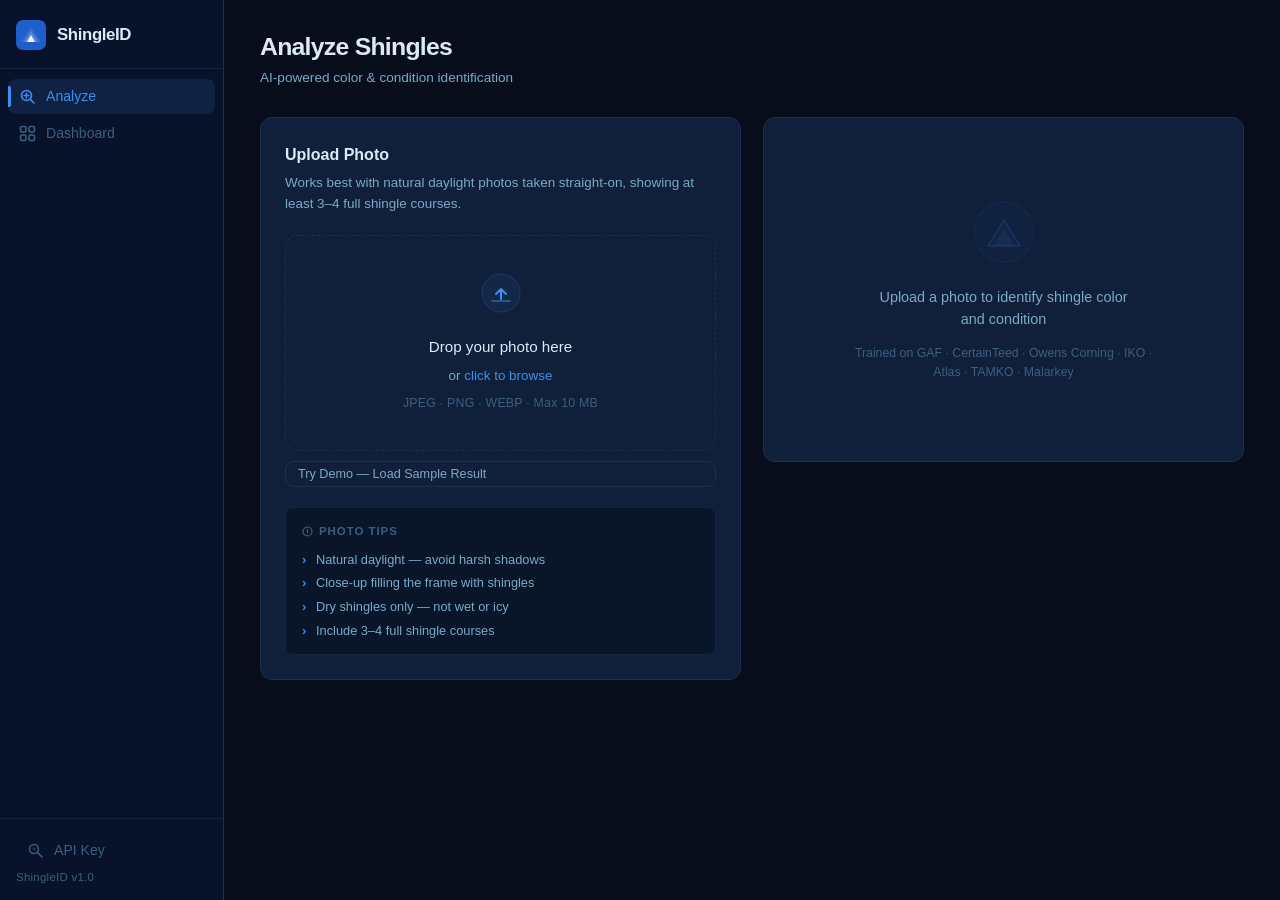
<file: index.html>
<!DOCTYPE html>
<html lang="en">
<head>
  <meta charset="UTF-8" />
  <meta name="viewport" content="width=device-width, initial-scale=1.0" />
  <title>ShingleID — Asphalt Shingle Identifier</title>
  <link rel="stylesheet" href="css/main.css" />
  <link rel="stylesheet" href="css/components.css" />
</head>
<body>

  <!-- ═══ SIDEBAR ═══ -->
  <aside class="sidebar" id="sidebar" aria-label="Main navigation">
    <div class="sidebar__brand">
      <svg width="30" height="30" viewBox="0 0 30 30" fill="none" aria-hidden="true">
        <rect width="30" height="30" rx="7" fill="url(#sg)"/>
        <path d="M5 22L15 7L25 22H5Z" fill="rgba(255,255,255,0.1)"/>
        <path d="M8 22L15 11L22 22H8Z" fill="rgba(255,255,255,0.18)"/>
        <path d="M11 22L15 15L19 22H11Z" fill="white" opacity="0.92"/>
        <defs>
          <linearGradient id="sg" x1="0" y1="0" x2="30" y2="30">
            <stop offset="0%" stop-color="#1e5fcc"/>
            <stop offset="100%" stop-color="#0c357a"/>
          </linearGradient>
        </defs>
      </svg>
      <span class="sidebar__brand-text">ShingleID</span>
    </div>

    <nav class="sidebar__nav" role="navigation" aria-label="Views">
      <button class="nav-item nav-item--active" data-view="analyze" type="button" title="Analyze">
        <svg class="nav-item__icon" width="17" height="17" viewBox="0 0 17 17" fill="none" aria-hidden="true">
          <circle cx="7.5" cy="7.5" r="5" stroke="currentColor" stroke-width="1.6"/>
          <path d="M11.5 11.5L15 15" stroke="currentColor" stroke-width="1.6" stroke-linecap="round"/>
          <path d="M7.5 5v5M5 7.5h5" stroke="currentColor" stroke-width="1.4" stroke-linecap="round"/>
        </svg>
        <span class="nav-item__label">Analyze</span>
      </button>
      <button class="nav-item" data-view="dashboard" type="button" title="Dashboard">
        <svg class="nav-item__icon" width="17" height="17" viewBox="0 0 17 17" fill="none" aria-hidden="true">
          <rect x="1.5" y="1.5" width="5.5" height="5.5" rx="1.5" stroke="currentColor" stroke-width="1.6"/>
          <rect x="10" y="1.5" width="5.5" height="5.5" rx="1.5" stroke="currentColor" stroke-width="1.6"/>
          <rect x="1.5" y="10" width="5.5" height="5.5" rx="1.5" stroke="currentColor" stroke-width="1.6"/>
          <rect x="10" y="10" width="5.5" height="5.5" rx="1.5" stroke="currentColor" stroke-width="1.6"/>
        </svg>
        <span class="nav-item__label">Dashboard</span>
      </button>
    </nav>

    <div class="sidebar__spacer"></div>

    <div class="sidebar__footer">
      <button class="nav-item" id="apiKeyBtn" type="button" title="API Key Settings"
              onclick="App.showApiKeyModal && App.showApiKeyModal()">
        <svg class="nav-item__icon" width="17" height="17" viewBox="0 0 17 17" fill="none" aria-hidden="true">
          <circle cx="7" cy="7" r="4.5" stroke="currentColor" stroke-width="1.5"/>
          <path d="M10.5 10.5L15 15" stroke="currentColor" stroke-width="1.5" stroke-linecap="round"/>
          <circle cx="7" cy="7" r="1.5" fill="currentColor" opacity="0.5"/>
        </svg>
        <span class="nav-item__label">API Key</span>
      </button>
      <div class="sidebar__version">ShingleID v1.0</div>
    </div>
  </aside>

  <!-- Mobile overlay -->
  <div class="sidebar-overlay hidden" id="sidebarOverlay" aria-hidden="true"></div>

  <!-- ═══ SHELL ═══ -->
  <div class="shell">

    <!-- Mobile topbar -->
    <header class="topbar" aria-label="Mobile header">
      <button class="topbar__menu" id="menuToggle" type="button" aria-label="Open menu">
        <svg width="19" height="19" viewBox="0 0 19 19" fill="none" aria-hidden="true">
          <path d="M2.5 4.5h14M2.5 9.5h14M2.5 14.5h14" stroke="currentColor" stroke-width="1.7" stroke-linecap="round"/>
        </svg>
      </button>
      <div class="topbar__brand">
        <svg width="20" height="20" viewBox="0 0 30 30" fill="none" aria-hidden="true">
          <rect width="30" height="30" rx="7" fill="#1e5fcc"/>
          <path d="M11 22L15 15L19 22H11Z" fill="white"/>
        </svg>
        ShingleID
      </div>
    </header>

    <!-- ─── MAIN SCROLL AREA ─── -->
    <main class="main" id="mainScroll">

      <!-- ══ ANALYZE VIEW ══ -->
      <div class="view" id="viewAnalyze">
        <div class="view__header">
          <div>
            <h1 class="view__title">Analyze Shingles</h1>
            <p class="view__subtitle">AI-powered color &amp; condition identification</p>
          </div>
        </div>

        <div class="app-layout">

          <!-- Upload Panel -->
          <section class="panel panel--upload" id="uploadPanel">
            <h2 class="panel__title">Upload Photo</h2>
            <p class="panel__desc">Works best with natural daylight photos taken straight-on, showing at least 3–4 full shingle courses.</p>

            <div class="upload-zone" id="uploadZone" tabindex="0" role="button"
                 aria-label="Upload shingle photo — click or drag and drop">
              <div class="upload-zone__icon" aria-hidden="true">
                <svg width="42" height="42" viewBox="0 0 42 42" fill="none">
                  <circle cx="21" cy="21" r="19" fill="rgba(61,142,240,0.07)" stroke="rgba(61,142,240,0.18)" stroke-width="1.2"/>
                  <path d="M21 27V17M21 17l-5 5M21 17l5 5" stroke="#3d8ef0" stroke-width="2"
                        stroke-linecap="round" stroke-linejoin="round"/>
                  <path d="M12 29h18" stroke="#3d8ef0" stroke-width="1.8" stroke-linecap="round" opacity="0.45"/>
                </svg>
              </div>
              <p class="upload-zone__label">Drop your photo here</p>
              <p class="upload-zone__sub">or <span class="upload-zone__link">click to browse</span></p>
              <p class="upload-zone__hint">JPEG · PNG · WEBP · Max 10 MB</p>
              <input type="file" id="fileInput" accept="image/jpeg,image/jpg,image/png,image/webp"
                     class="upload-zone__input" aria-hidden="true" tabindex="-1" />
            </div>

            <div class="demo-bar" id="demoBar">
              <button class="btn btn--ghost btn--sm" id="demoBtn" type="button"
                      style="width:100%;margin-top:10px;">
                Try Demo — Load Sample Result
              </button>
            </div>

            <div class="preview-area hidden" id="previewArea">
              <div class="preview-wrap">
                <img id="previewImg" class="preview-image" alt="Shingle photo preview" />
                <span class="preview-badge">Ready to analyze</span>
              </div>
              <div class="preview-actions">
                <button class="btn btn--ghost" id="changeBtn" type="button">Change Photo</button>
                <button class="btn btn--primary" id="analyzeBtn" type="button">
                  <svg width="14" height="14" viewBox="0 0 14 14" fill="none" aria-hidden="true">
                    <circle cx="6.5" cy="6.5" r="4.5" stroke="currentColor" stroke-width="1.5"/>
                    <path d="M10 10L13 13" stroke="currentColor" stroke-width="1.5" stroke-linecap="round"/>
                    <path d="M6.5 4.5v4M4.5 6.5h4" stroke="currentColor" stroke-width="1.3" stroke-linecap="round"/>
                  </svg>
                  Analyze Shingles
                </button>
              </div>
            </div>

            <div class="tips">
              <div class="tips__title">
                <svg width="11" height="11" viewBox="0 0 11 11" fill="none" aria-hidden="true">
                  <circle cx="5.5" cy="5.5" r="4.5" stroke="currentColor" stroke-width="1.2"/>
                  <path d="M5.5 3.5v3" stroke="currentColor" stroke-width="1.2" stroke-linecap="round"/>
                  <circle cx="5.5" cy="8" r="0.55" fill="currentColor"/>
                </svg>
                Photo Tips
              </div>
              <ul class="tips__list">
                <li>Natural daylight — avoid harsh shadows</li>
                <li>Close-up filling the frame with shingles</li>
                <li>Dry shingles only — not wet or icy</li>
                <li>Include 3–4 full shingle courses</li>
              </ul>
            </div>
          </section>

          <!-- Results Panel -->
          <section class="panel panel--results" id="resultsPanel">

            <!-- Placeholder -->
            <div class="results-placeholder" id="resultsPlaceholder">
              <div class="placeholder-graphic" aria-hidden="true">
                <svg width="68" height="68" viewBox="0 0 68 68" fill="none">
                  <circle cx="34" cy="34" r="30" fill="rgba(61,142,240,0.05)" stroke="rgba(61,142,240,0.12)" stroke-width="1.5"/>
                  <path d="M18 48L34 22L50 48H18Z" stroke="rgba(61,142,240,0.25)" stroke-width="1.5"
                        stroke-linejoin="round" fill="rgba(61,142,240,0.06)"/>
                  <path d="M24 48L34 30L44 48H24Z" fill="rgba(61,142,240,0.14)"/>
                </svg>
              </div>
              <p class="placeholder-text">Upload a photo to identify shingle color and condition</p>
              <p class="placeholder-hint">Trained on GAF · CertainTeed · Owens Corning · IKO · Atlas · TAMKO · Malarkey</p>
            </div>

            <!-- Loading -->
            <div class="loading-state hidden" id="loadingState">
              <div class="loading-ring" role="status" aria-label="Analyzing">
                <svg width="50" height="50" viewBox="0 0 50 50" fill="none">
                  <circle cx="25" cy="25" r="21" stroke="var(--border)" stroke-width="3"/>
                  <circle cx="25" cy="25" r="21" stroke="var(--accent)" stroke-width="3"
                          stroke-linecap="round" stroke-dasharray="132" stroke-dashoffset="99"
                          class="loading-ring__arc"/>
                </svg>
              </div>
              <p class="loading-text">Analyzing shingles…</p>
              <p class="loading-sub">Comparing against manufacturer color database</p>
            </div>

            <!-- Results Card -->
            <div class="results-card hidden" id="resultsCard">
              <div class="results-hero">
                <div class="color-swatch-large" id="colorSwatchLarge"></div>
                <div class="results-primary">
                  <div class="color-name-label">Identified Color</div>
                  <div class="color-name" id="colorName">—</div>
                  <div class="color-meta" id="colorMeta">—</div>
                </div>
              </div>

              <div class="results-grid">
                <div class="result-item">
                  <div class="result-item__label">Condition</div>
                  <div class="result-item__value">
                    <span class="condition-badge" id="conditionBadge">—</span>
                  </div>
                </div>
                <div class="result-item">
                  <div class="result-item__label">Confidence</div>
                  <div class="result-item__value">
                    <div class="confidence-bar-wrap">
                      <div class="confidence-bar" id="confidenceBar">
                        <div class="confidence-bar__fill" id="confidenceBarFill"></div>
                      </div>
                      <span class="confidence-pct" id="confidencePct">—</span>
                    </div>
                  </div>
                </div>
              </div>

              <div class="reasoning-section">
                <div class="reasoning-item">
                  <div class="reasoning-item__title">Color Analysis</div>
                  <div class="reasoning-item__text" id="colorReasoning">—</div>
                </div>
                <div class="reasoning-item">
                  <div class="reasoning-item__title">Condition Assessment</div>
                  <div class="reasoning-item__text" id="conditionReasoning">—</div>
                </div>
              </div>

              <div class="alternatives-section hidden" id="alternativesSection">
                <div class="alternatives-title">Alternative Matches</div>
                <div class="alternatives-list" id="alternativesList"></div>
              </div>

              <div class="review-warning hidden" id="reviewWarning">
                <svg width="14" height="14" viewBox="0 0 14 14" fill="none" aria-hidden="true">
                  <path d="M7 1.5L13 12H1L7 1.5Z" stroke="currentColor" stroke-width="1.4" stroke-linejoin="round"/>
                  <path d="M7 5.5v3" stroke="currentColor" stroke-width="1.4" stroke-linecap="round"/>
                  <circle cx="7" cy="10" r="0.6" fill="currentColor"/>
                </svg>
                Low confidence — consider a clearer photo or review alternatives above
              </div>

              <div class="results-actions">
                <button class="btn btn--ghost btn--full" id="tryAnotherBtn" type="button">
                  Analyze Another Photo
                </button>
              </div>
            </div>

            <!-- Error State -->
            <div class="error-state hidden" id="errorState">
              <div class="error-icon" aria-hidden="true">
                <svg width="44" height="44" viewBox="0 0 44 44" fill="none">
                  <circle cx="22" cy="22" r="19" fill="rgba(239,68,68,0.07)" stroke="rgba(239,68,68,0.25)" stroke-width="1.5"/>
                  <path d="M15 15L29 29M29 15L15 29" stroke="#ef4444" stroke-width="2" stroke-linecap="round"/>
                </svg>
              </div>
              <p class="error-title" id="errorTitle">Analysis failed</p>
              <p class="error-msg" id="errorMsg">Please try again.</p>
              <button class="btn btn--ghost" id="retryBtn" type="button">Try Again</button>
            </div>

          </section>
        </div><!-- /app-layout -->
      </div><!-- /viewAnalyze -->


      <!-- ══ DASHBOARD VIEW ══ -->
      <div class="view hidden" id="viewDashboard">
        <div class="view__header">
          <div>
            <h1 class="view__title">Dashboard</h1>
            <p class="view__subtitle">Analysis history and insights</p>
          </div>
          <button class="btn btn--ghost btn--sm" id="clearHistoryBtn" type="button">
            <svg width="12" height="12" viewBox="0 0 12 12" fill="none" aria-hidden="true">
              <path d="M1.5 3h9M4 3V2h4v1M3.5 3l.5 7h4l.5-7" stroke="currentColor" stroke-width="1.3" stroke-linecap="round" stroke-linejoin="round"/>
            </svg>
            Clear History
          </button>
        </div>

        <!-- Stats -->
        <div class="stats-grid">
          <div class="stat-card stat-card--blue">
            <div class="stat-card__icon">
              <svg width="17" height="17" viewBox="0 0 17 17" fill="none" aria-hidden="true">
                <circle cx="8.5" cy="8.5" r="6" stroke="currentColor" stroke-width="1.6"/>
                <path d="M8.5 5.5V8.5L10.5 10.5" stroke="currentColor" stroke-width="1.5" stroke-linecap="round"/>
              </svg>
            </div>
            <div class="stat-card__body">
              <div class="stat-card__value" id="statTotal">0</div>
              <div class="stat-card__label">Total Analyses</div>
            </div>
          </div>

          <div class="stat-card stat-card--green">
            <div class="stat-card__icon">
              <svg width="17" height="17" viewBox="0 0 17 17" fill="none" aria-hidden="true">
                <path d="M2 12L6 8L9 11L15 4.5" stroke="currentColor" stroke-width="1.6" stroke-linecap="round" stroke-linejoin="round"/>
              </svg>
            </div>
            <div class="stat-card__body">
              <div class="stat-card__value" id="statAvgConf">—</div>
              <div class="stat-card__label">Avg. Confidence</div>
            </div>
          </div>

          <div class="stat-card stat-card--purple">
            <div class="stat-card__icon">
              <svg width="17" height="17" viewBox="0 0 17 17" fill="none" aria-hidden="true">
                <rect x="2" y="4" width="13" height="11" rx="2" stroke="currentColor" stroke-width="1.6"/>
                <path d="M5 4V2M12 4V2M2 8h13" stroke="currentColor" stroke-width="1.5" stroke-linecap="round"/>
              </svg>
            </div>
            <div class="stat-card__body">
              <div class="stat-card__value" id="statToday">0</div>
              <div class="stat-card__label">Today</div>
            </div>
          </div>

          <div class="stat-card stat-card--amber">
            <div class="stat-card__icon">
              <svg width="17" height="17" viewBox="0 0 17 17" fill="none" aria-hidden="true">
                <path d="M8.5 1.5l1.7 3.4L14 5.7l-2.75 2.7.65 3.8L8.5 10.5l-3.4 1.7.65-3.8L2.5 5.7l3.8-.8 1.7-3.4Z" stroke="currentColor" stroke-width="1.35" stroke-linejoin="round"/>
              </svg>
            </div>
            <div class="stat-card__body">
              <div class="stat-card__value stat-card__value--sm" id="statTopMfr">—</div>
              <div class="stat-card__label">Top Manufacturer</div>
            </div>
          </div>
        </div>

        <!-- Dashboard grid: history + insights -->
        <div class="dashboard-grid">

          <!-- History panel -->
          <div class="dash-panel">
            <div class="dash-panel__header">
              <h2 class="dash-panel__title">Recent Analyses</h2>
              <span class="dash-panel__badge" id="historyCount">0</span>
            </div>
            <div id="historyList" class="history-list">
              <div class="history-empty">
                <svg width="38" height="38" viewBox="0 0 38 38" fill="none" aria-hidden="true">
                  <circle cx="19" cy="19" r="16" stroke="var(--border)" stroke-width="1.5"/>
                  <path d="M11 27L19 12L27 27H11Z" stroke="var(--border)" stroke-width="1.5" stroke-linejoin="round"/>
                </svg>
                <p>No analyses yet</p>
                <span>Upload a photo to get started</span>
              </div>
            </div>
          </div>

          <!-- Insights panel -->
          <div class="dash-panel dash-panel--insights">

            <div class="insight-block">
              <div class="insight-block__header">
                <span class="insight-block__title">Confidence Trend</span>
                <span class="insight-block__sub" id="trendLabel">last 20 scans</span>
              </div>
              <canvas id="confidenceChart" class="trend-chart" height="72" aria-label="Confidence trend chart"></canvas>
            </div>

            <div class="insight-block">
              <div class="insight-block__header">
                <span class="insight-block__title">Condition Breakdown</span>
              </div>
              <div id="conditionBreakdown" class="breakdown-list">
                <div class="breakdown-empty">No data yet</div>
              </div>
            </div>

            <div class="insight-block">
              <div class="insight-block__header">
                <span class="insight-block__title">Top Colors</span>
              </div>
              <div id="colorBreakdown" class="breakdown-list">
                <div class="breakdown-empty">No data yet</div>
              </div>
            </div>

          </div>
        </div>
      </div><!-- /viewDashboard -->

    </main>
  </div><!-- /shell -->

  <!-- API Key Setup Modal -->
  <div class="modal-backdrop hidden" id="apiKeyModal" role="dialog" aria-modal="true" aria-labelledby="modalTitle">
    <div class="modal">
      <div class="modal__header">
        <svg width="28" height="28" viewBox="0 0 28 28" fill="none" aria-hidden="true">
          <rect width="28" height="28" rx="7" fill="url(#mk)"/>
          <path d="M5 20L14 6L23 20H5Z" fill="rgba(255,255,255,0.1)"/>
          <path d="M9 20L14 11L19 20H9Z" fill="white" opacity="0.9"/>
          <defs>
            <linearGradient id="mk" x1="0" y1="0" x2="28" y2="28">
              <stop offset="0%" stop-color="#1e5fcc"/>
              <stop offset="100%" stop-color="#0c357a"/>
            </linearGradient>
          </defs>
        </svg>
        <h2 class="modal__title" id="modalTitle">API Key Required</h2>
      </div>
      <p class="modal__desc">Enter your Anthropic API key to enable AI-powered shingle analysis. Your key is stored only in your browser — never sent to any server.</p>
      <div class="modal__field">
        <label class="modal__label" for="apiKeyInput">Anthropic API Key</label>
        <input class="modal__input" id="apiKeyInput" type="password"
               placeholder="sk-ant-api03-…" autocomplete="off" spellcheck="false" />
        <p class="modal__hint">Get a key at <a href="https://console.anthropic.com/settings/keys" target="_blank" rel="noopener">console.anthropic.com</a></p>
      </div>
      <div class="modal__error hidden" id="apiKeyError">Please enter a valid API key.</div>
      <div class="modal__actions">
        <button class="btn btn--primary btn--full" id="saveApiKeyBtn" type="button">Save &amp; Continue</button>
      </div>
    </div>
  </div>

  <script src="js/config.js"></script>
  <script src="js/store.js"></script>
  <script src="js/upload.js"></script>
  <script src="js/api.js"></script>
  <script src="js/results.js"></script>
  <script src="js/dashboard.js"></script>
  <script src="js/app.js"></script>
</body>
</html>
</file>
<file: css/main.css>
/* ============================================================
   ShingleID — main.css
   Shell layout, design tokens, typography, buttons, utilities
   ============================================================ */

/* === Reset === */
*, *::before, *::after { box-sizing: border-box; margin: 0; padding: 0; }

/* === Design Tokens === */
:root {
  /* Backgrounds */
  --bg:          #070d1a;
  --bg-sidebar:  #08122a;
  --bg-surface:  #0c1b35;
  --bg-panel:    #101f3a;
  --bg-card:     #0d1b36;
  --bg-input:    #091528;

  /* Borders */
  --border:        #1b3052;
  --border-subtle: #102540;
  --border-hover:  #2a4e7c;

  /* Text */
  --text-primary:   #dceaf8;
  --text-secondary: #7aaac8;
  --text-muted:     #3c5f80;

  /* Accent */
  --accent:       #3d8ef0;
  --accent-light: #5ba6f8;
  --accent-dark:  #1a4d8c;
  --accent-glow:  rgba(61, 142, 240, 0.14);
  --accent-dim:   rgba(61, 142, 240, 0.08);

  /* Status */
  --green:  #22c55e;
  --purple: #7c5cfc;
  --amber:  #f59e0b;
  --danger: #ef4444;

  /* Card accent vars (overridden per card) */
  --card-accent: var(--accent);

  /* Dimensions */
  --sidebar-w:   224px;
  --topbar-h:    52px;

  /* Shape */
  --radius:    12px;
  --radius-sm: 8px;
  --radius-xs: 5px;

  /* Depth */
  --shadow-sm: 0 1px 4px rgba(0,0,0,.35);
  --shadow:    0 6px 28px rgba(0,0,0,.45);
  --shadow-lg: 0 12px 48px rgba(0,0,0,.55);

  /* Motion */
  --ease:       cubic-bezier(0.4, 0, 0.2, 1);
  --transition: 0.17s cubic-bezier(0.4, 0, 0.2, 1);
  --trans-slow: 0.32s cubic-bezier(0.4, 0, 0.2, 1);

  /* Typography */
  --font: -apple-system, BlinkMacSystemFont, 'Segoe UI', Roboto, 'Helvetica Neue', sans-serif;
}

/* === Base === */
html { font-size: 16px; scroll-behavior: smooth; -webkit-font-smoothing: antialiased; }

body {
  font-family: var(--font);
  background: var(--bg);
  color: var(--text-primary);
  line-height: 1.6;
  min-height: 100vh;
  display: flex;
  overflow: hidden; /* sidebar + shell scroll separately */
}

/* === Scrollbar === */
::-webkit-scrollbar { width: 5px; height: 5px; }
::-webkit-scrollbar-track { background: transparent; }
::-webkit-scrollbar-thumb { background: var(--border); border-radius: 10px; }
::-webkit-scrollbar-thumb:hover { background: var(--border-hover); }

/* ============================================================
   SIDEBAR
   ============================================================ */
.sidebar {
  width: var(--sidebar-w);
  min-width: var(--sidebar-w);
  height: 100vh;
  background: var(--bg-sidebar);
  border-right: 1px solid var(--border);
  display: flex;
  flex-direction: column;
  position: fixed;
  left: 0; top: 0; bottom: 0;
  z-index: 200;
  transition: transform var(--trans-slow);
}

/* Brand */
.sidebar__brand {
  display: flex;
  align-items: center;
  gap: 11px;
  padding: 20px 16px 18px;
  border-bottom: 1px solid var(--border-subtle);
  flex-shrink: 0;
}

.sidebar__brand-text {
  font-size: 1.05rem;
  font-weight: 700;
  letter-spacing: -0.022em;
  color: var(--text-primary);
}

/* Nav */
.sidebar__nav {
  display: flex;
  flex-direction: column;
  gap: 2px;
  padding: 10px 8px;
}

.nav-item {
  display: flex;
  align-items: center;
  gap: 10px;
  padding: 9px 11px;
  border-radius: var(--radius-sm);
  border: none;
  background: transparent;
  color: var(--text-muted);
  font-size: 0.88rem;
  font-weight: 500;
  cursor: pointer;
  transition: all var(--transition);
  width: 100%;
  text-align: left;
  font-family: var(--font);
  position: relative;
}

.nav-item:hover {
  background: var(--accent-dim);
  color: var(--text-secondary);
}

.nav-item--active {
  background: rgba(61, 142, 240, 0.13);
  color: var(--accent);
}

.nav-item--active::before {
  content: '';
  position: absolute;
  left: 0; top: 20%; bottom: 20%;
  width: 3px;
  background: var(--accent);
  border-radius: 0 2px 2px 0;
}

.nav-item__icon { flex-shrink: 0; }
.nav-item__label { line-height: 1; }

/* Footer */
.sidebar__spacer { flex: 1; }

.sidebar__footer {
  padding: 14px 16px;
  border-top: 1px solid var(--border-subtle);
}

.sidebar__version {
  font-size: 0.72rem;
  color: var(--text-muted);
  letter-spacing: 0.02em;
}

/* ============================================================
   MOBILE OVERLAY
   ============================================================ */
.sidebar-overlay {
  position: fixed;
  inset: 0;
  background: rgba(0, 8, 20, 0.72);
  z-index: 199;
  backdrop-filter: blur(3px);
  -webkit-backdrop-filter: blur(3px);
}

/* ============================================================
   SHELL
   ============================================================ */
.shell {
  flex: 1;
  margin-left: var(--sidebar-w);
  display: flex;
  flex-direction: column;
  min-height: 100vh;
  overflow: hidden;
}

/* ============================================================
   MOBILE TOPBAR
   ============================================================ */
.topbar {
  display: none; /* hidden on desktop */
  align-items: center;
  gap: 12px;
  height: var(--topbar-h);
  padding: 0 16px;
  background: var(--bg-sidebar);
  border-bottom: 1px solid var(--border);
  flex-shrink: 0;
  position: sticky;
  top: 0;
  z-index: 50;
}

.topbar__menu {
  background: transparent;
  border: none;
  color: var(--text-secondary);
  cursor: pointer;
  padding: 5px;
  display: flex;
  align-items: center;
  justify-content: center;
  border-radius: var(--radius-xs);
  transition: color var(--transition), background var(--transition);
}

.topbar__menu:hover { color: var(--text-primary); background: var(--accent-dim); }

.topbar__brand {
  display: flex;
  align-items: center;
  gap: 8px;
  font-size: 0.95rem;
  font-weight: 700;
  letter-spacing: -0.015em;
  color: var(--text-primary);
}

/* ============================================================
   MAIN SCROLL AREA
   ============================================================ */
.main {
  flex: 1;
  overflow-y: auto;
  overflow-x: hidden;
}

/* ============================================================
   VIEWS
   ============================================================ */
.view {
  padding: 32px 36px 56px;
  animation: viewIn var(--trans-slow) both;
}

@keyframes viewIn {
  from { opacity: 0; transform: translateY(8px); }
  to   { opacity: 1; transform: translateY(0);   }
}

.view__header {
  display: flex;
  align-items: flex-start;
  justify-content: space-between;
  gap: 16px;
  margin-bottom: 28px;
}

.view__title {
  font-size: 1.55rem;
  font-weight: 700;
  letter-spacing: -0.03em;
  color: var(--text-primary);
  line-height: 1.2;
  margin-bottom: 5px;
}

.view__subtitle {
  font-size: 0.85rem;
  color: var(--text-secondary);
}

/* ============================================================
   PANELS (shared)
   ============================================================ */
.panel {
  background: var(--bg-panel);
  border: 1px solid var(--border);
  border-radius: var(--radius);
  padding: 24px;
}

.panel__title {
  font-size: 1rem;
  font-weight: 600;
  color: var(--text-primary);
  margin-bottom: 6px;
}

.panel__desc {
  font-size: 0.84rem;
  color: var(--text-secondary);
  margin-bottom: 20px;
  line-height: 1.55;
}

/* ============================================================
   ANALYZE LAYOUT
   ============================================================ */
.app-layout {
  display: grid;
  grid-template-columns: 1fr 1fr;
  gap: 22px;
  align-items: start;
}

/* ============================================================
   BUTTONS
   ============================================================ */
.btn {
  display: inline-flex;
  align-items: center;
  gap: 7px;
  padding: 9px 18px;
  border-radius: var(--radius-sm);
  border: 1px solid transparent;
  font-size: 0.875rem;
  font-weight: 500;
  cursor: pointer;
  transition: all var(--transition);
  font-family: var(--font);
  text-decoration: none;
  line-height: 1;
  white-space: nowrap;
}

.btn--primary {
  background: var(--accent);
  color: #fff;
  border-color: var(--accent);
}

.btn--primary:hover {
  background: var(--accent-light);
  border-color: var(--accent-light);
  box-shadow: 0 0 20px rgba(61, 142, 240, 0.3);
}

.btn--primary:disabled { opacity: 0.42; cursor: not-allowed; }

.btn--ghost {
  background: transparent;
  color: var(--text-secondary);
  border-color: var(--border);
}

.btn--ghost:hover {
  border-color: var(--accent);
  color: var(--text-primary);
  background: var(--accent-dim);
}

.btn--sm  { padding: 6px 12px; font-size: 0.79rem; }
.btn--full { width: 100%; justify-content: center; }

/* ============================================================
   UTILITIES
   ============================================================ */
.hidden { display: none !important; }

/* ============================================================
   STATS GRID
   ============================================================ */
.stats-grid {
  display: grid;
  grid-template-columns: repeat(4, 1fr);
  gap: 16px;
  margin-bottom: 24px;
}

/* ============================================================
   DASHBOARD GRID
   ============================================================ */
.dashboard-grid {
  display: grid;
  grid-template-columns: 1fr 360px;
  gap: 20px;
  align-items: start;
}

/* ============================================================
   RESPONSIVE
   ============================================================ */
@media (max-width: 1100px) {
  .stats-grid { grid-template-columns: repeat(2, 1fr); }
  .dashboard-grid { grid-template-columns: 1fr; }
}

@media (max-width: 1024px) {
  .sidebar {
    transform: translateX(-100%);
    box-shadow: none;
  }
  .sidebar--open {
    transform: translateX(0);
    box-shadow: var(--shadow-lg);
  }
  .shell { margin-left: 0; }
  .topbar { display: flex; }
  .view { padding: 20px 16px 40px; }
}

@media (max-width: 768px) {
  .app-layout { grid-template-columns: 1fr; }
  .view__header { flex-direction: column; align-items: stretch; }
  .stats-grid { grid-template-columns: repeat(2, 1fr); }
}

@media (max-width: 420px) {
  .stats-grid { grid-template-columns: 1fr; }
}

/* ============================================================
   API KEY MODAL
   ============================================================ */
.modal-backdrop {
  position: fixed;
  inset: 0;
  background: rgba(4, 9, 22, 0.88);
  backdrop-filter: blur(4px);
  display: flex;
  align-items: center;
  justify-content: center;
  z-index: 1000;
  padding: 20px;
}

.modal {
  background: var(--bg-panel);
  border: 1px solid var(--border);
  border-radius: 14px;
  padding: 32px 28px;
  width: 100%;
  max-width: 420px;
  box-shadow: 0 24px 64px rgba(0,0,0,0.6);
}

.modal__header {
  display: flex;
  align-items: center;
  gap: 12px;
  margin-bottom: 14px;
}

.modal__title {
  font-size: 1.15rem;
  font-weight: 700;
  color: var(--text-primary);
}

.modal__desc {
  font-size: 0.83rem;
  color: var(--text-secondary);
  line-height: 1.55;
  margin-bottom: 22px;
}

.modal__field {
  margin-bottom: 16px;
}

.modal__label {
  display: block;
  font-size: 0.78rem;
  font-weight: 600;
  color: var(--text-secondary);
  text-transform: uppercase;
  letter-spacing: 0.06em;
  margin-bottom: 7px;
}

.modal__input {
  width: 100%;
  background: var(--bg-input);
  border: 1.5px solid var(--border);
  border-radius: 8px;
  padding: 10px 13px;
  color: var(--text-primary);
  font-size: 0.88rem;
  font-family: ui-monospace, 'Fira Code', monospace;
  outline: none;
  transition: border-color var(--transition);
}

.modal__input:focus {
  border-color: var(--accent);
}

.modal__hint {
  font-size: 0.75rem;
  color: var(--text-muted);
  margin-top: 6px;
}

.modal__hint a {
  color: var(--accent);
  text-decoration: none;
}

.modal__hint a:hover {
  text-decoration: underline;
}

.modal__error {
  font-size: 0.8rem;
  color: #ef4444;
  margin-bottom: 12px;
}

.modal__actions {
  margin-top: 6px;
}
</file>
<file: css/components.css>
/* ============================================================
   ShingleID — components.css
   Upload, results, stat cards, history, insights, charts
   ============================================================ */

/* ============================================================
   UPLOAD ZONE
   ============================================================ */
.upload-zone {
  border: 1.5px dashed var(--border);
  border-radius: var(--radius);
  padding: 36px 20px;
  text-align: center;
  cursor: pointer;
  transition: border-color var(--transition), background var(--transition);
  position: relative;
  outline: none;
  user-select: none;
}

.upload-zone:hover,
.upload-zone:focus,
.upload-zone.drag-over {
  border-color: var(--accent);
  background: var(--accent-dim);
}

.upload-zone.drag-over {
  border-style: solid;
  box-shadow: 0 0 0 3px var(--accent-glow);
}

.upload-zone__input {
  position: absolute;
  inset: 0;
  opacity: 0;
  cursor: pointer;
  width: 100%;
  height: 100%;
}

.upload-zone__icon { margin-bottom: 14px; }

.upload-zone__label {
  font-size: 0.95rem;
  font-weight: 500;
  color: var(--text-primary);
  margin-bottom: 5px;
}

.upload-zone__sub {
  font-size: 0.84rem;
  color: var(--text-secondary);
  margin-bottom: 8px;
}

.upload-zone__link {
  color: var(--accent);
  font-weight: 500;
}

.upload-zone__hint {
  font-size: 0.77rem;
  color: var(--text-muted);
  letter-spacing: 0.02em;
}

/* ============================================================
   PREVIEW AREA
   ============================================================ */
.preview-area {
  display: flex;
  flex-direction: column;
  gap: 14px;
}

.preview-wrap { position: relative; }

.preview-image {
  width: 100%;
  max-height: 260px;
  object-fit: cover;
  border-radius: var(--radius-sm);
  border: 1px solid var(--border);
  display: block;
}

.preview-badge {
  position: absolute;
  bottom: 10px;
  right: 10px;
  background: rgba(34, 197, 94, 0.18);
  border: 1px solid rgba(34, 197, 94, 0.4);
  color: #22c55e;
  font-size: 0.73rem;
  font-weight: 600;
  padding: 3px 9px;
  border-radius: 20px;
  letter-spacing: 0.04em;
}

.preview-actions {
  display: flex;
  gap: 10px;
}

.preview-actions .btn--primary { flex: 1; justify-content: center; }

/* ============================================================
   TIPS
   ============================================================ */
.tips {
  margin-top: 20px;
  padding: 14px 16px;
  background: var(--bg-input);
  border-radius: var(--radius-sm);
  border: 1px solid var(--border-subtle);
}

.tips__title {
  display: flex;
  align-items: center;
  gap: 6px;
  font-size: 0.72rem;
  font-weight: 600;
  text-transform: uppercase;
  letter-spacing: 0.08em;
  color: var(--text-muted);
  margin-bottom: 10px;
}

.tips__list {
  list-style: none;
  display: flex;
  flex-direction: column;
  gap: 5px;
}

.tips__list li {
  font-size: 0.8rem;
  color: var(--text-secondary);
  padding-left: 14px;
  position: relative;
  line-height: 1.45;
}

.tips__list li::before {
  content: "›";
  position: absolute;
  left: 0;
  color: var(--accent);
  font-weight: 700;
}

/* ============================================================
   RESULTS PLACEHOLDER
   ============================================================ */
.results-placeholder {
  display: flex;
  flex-direction: column;
  align-items: center;
  justify-content: center;
  padding: 56px 24px;
  text-align: center;
  gap: 14px;
}

.placeholder-graphic { opacity: 0.6; }

.placeholder-text {
  color: var(--text-secondary);
  font-size: 0.9rem;
  font-weight: 500;
  max-width: 260px;
  line-height: 1.5;
}

.placeholder-hint {
  font-size: 0.77rem;
  color: var(--text-muted);
  max-width: 300px;
  line-height: 1.5;
}

/* ============================================================
   LOADING STATE
   ============================================================ */
.loading-state {
  display: flex;
  flex-direction: column;
  align-items: center;
  justify-content: center;
  padding: 56px 24px;
  gap: 14px;
  text-align: center;
}

.loading-ring { display: flex; }

.loading-ring__arc {
  animation: spin-arc 1.1s linear infinite;
  transform-origin: center;
}

@keyframes spin-arc {
  to { transform: rotate(360deg); }
}

.loading-text {
  font-size: 0.95rem;
  font-weight: 500;
  color: var(--text-primary);
}

.loading-sub {
  font-size: 0.82rem;
  color: var(--text-secondary);
}

/* ============================================================
   RESULTS CARD
   ============================================================ */
.results-card {
  display: flex;
  flex-direction: column;
  gap: 18px;
}

.results-hero {
  display: flex;
  align-items: flex-start;
  gap: 16px;
  padding-bottom: 18px;
  border-bottom: 1px solid var(--border-subtle);
}

.color-swatch-large {
  width: 68px;
  height: 68px;
  min-width: 68px;
  border-radius: var(--radius-sm);
  border: 1.5px solid var(--border);
  background: linear-gradient(135deg, #555, #333);
  box-shadow: 0 3px 12px rgba(0,0,0,.35), inset 0 1px 0 rgba(255,255,255,.07);
  transition: background 0.4s ease;
}

.results-primary { flex: 1; min-width: 0; }

.color-name-label {
  font-size: 0.7rem;
  text-transform: uppercase;
  letter-spacing: 0.09em;
  color: var(--text-muted);
  margin-bottom: 5px;
}

.color-name {
  font-size: 1.4rem;
  font-weight: 700;
  letter-spacing: -0.02em;
  color: var(--text-primary);
  line-height: 1.2;
  margin-bottom: 6px;
  overflow: hidden;
  text-overflow: ellipsis;
  white-space: nowrap;
}

.color-meta {
  font-size: 0.84rem;
  color: var(--text-secondary);
}

/* ============================================================
   RESULTS GRID (condition + confidence)
   ============================================================ */
.results-grid {
  display: grid;
  grid-template-columns: 1fr 1fr;
  gap: 12px;
}

@media (max-width: 520px) {
  .results-grid { grid-template-columns: 1fr; }
}

.result-item {
  background: var(--bg-input);
  border: 1px solid var(--border-subtle);
  border-radius: var(--radius-sm);
  padding: 11px 14px;
}

.result-item__label {
  font-size: 0.7rem;
  text-transform: uppercase;
  letter-spacing: 0.07em;
  color: var(--text-muted);
  margin-bottom: 7px;
}

.result-item__value {
  font-size: 0.88rem;
  color: var(--text-primary);
}

/* ============================================================
   CONDITION BADGE
   ============================================================ */
.condition-badge {
  display: inline-block;
  padding: 3px 10px;
  border-radius: 20px;
  font-size: 0.78rem;
  font-weight: 600;
  text-transform: capitalize;
  letter-spacing: 0.03em;
}

.condition-badge--new     { background: rgba(34,197,94,.14);  color: #22c55e; border: 1px solid rgba(34,197,94,.3); }
.condition-badge--good    { background: rgba(61,142,240,.14); color: #4a9eed; border: 1px solid rgba(61,142,240,.3); }
.condition-badge--worn    { background: rgba(245,158,11,.14); color: #f59e0b; border: 1px solid rgba(245,158,11,.3); }
.condition-badge--faded   { background: rgba(245,158,11,.1);  color: #d4900a; border: 1px solid rgba(245,158,11,.25); }
.condition-badge--damaged { background: rgba(239,68,68,.14);  color: #ef4444; border: 1px solid rgba(239,68,68,.3); }
.condition-badge--unknown { background: rgba(100,100,120,.14); color: var(--text-muted); border: 1px solid var(--border); }

/* ============================================================
   CONFIDENCE BAR
   ============================================================ */
.confidence-bar-wrap {
  display: flex;
  align-items: center;
  gap: 9px;
}

.confidence-bar {
  flex: 1;
  height: 7px;
  background: var(--border);
  border-radius: 4px;
  overflow: hidden;
}

.confidence-bar__fill {
  height: 100%;
  border-radius: 4px;
  transition: width 0.55s var(--ease), background 0.3s;
}

.confidence-pct {
  font-size: 0.83rem;
  font-weight: 600;
  color: var(--text-primary);
  min-width: 34px;
  text-align: right;
}

/* ============================================================
   REASONING
   ============================================================ */
.reasoning-section {
  display: flex;
  flex-direction: column;
  gap: 10px;
}

.reasoning-item {
  background: var(--bg-input);
  border: 1px solid var(--border-subtle);
  border-radius: var(--radius-sm);
  padding: 11px 14px;
}

.reasoning-item__title {
  font-size: 0.7rem;
  text-transform: uppercase;
  letter-spacing: 0.07em;
  color: var(--text-muted);
  margin-bottom: 5px;
}

.reasoning-item__text {
  font-size: 0.84rem;
  color: var(--text-secondary);
  line-height: 1.55;
}

/* ============================================================
   ALTERNATIVES
   ============================================================ */
.alternatives-section {
  display: flex;
  flex-direction: column;
  gap: 9px;
}

.alternatives-title {
  font-size: 0.7rem;
  text-transform: uppercase;
  letter-spacing: 0.07em;
  color: var(--text-muted);
}

.alternatives-list {
  display: flex;
  flex-wrap: wrap;
  gap: 7px;
}

.alt-chip {
  display: inline-flex;
  flex-direction: column;
  padding: 7px 12px;
  background: var(--bg-input);
  border: 1px solid var(--border);
  border-radius: var(--radius-sm);
  cursor: default;
  transition: border-color var(--transition), background var(--transition);
  gap: 2px;
}

.alt-chip:hover { border-color: var(--accent); background: var(--accent-dim); }

.alt-chip__name {
  font-size: 0.83rem;
  font-weight: 500;
  color: var(--text-primary);
}

.alt-chip__meta {
  font-size: 0.73rem;
  color: var(--text-muted);
}

/* ============================================================
   REVIEW WARNING
   ============================================================ */
.review-warning {
  display: flex;
  align-items: flex-start;
  gap: 8px;
  padding: 11px 13px;
  background: rgba(245, 158, 11, .07);
  border: 1px solid rgba(245, 158, 11, .28);
  border-radius: var(--radius-sm);
  font-size: 0.82rem;
  color: #d99f0d;
  line-height: 1.45;
}

.review-warning svg { flex-shrink: 0; margin-top: 1px; color: #d99f0d; }

/* ============================================================
   RESULTS ACTIONS
   ============================================================ */
.results-actions { padding-top: 2px; }

/* ============================================================
   ERROR STATE
   ============================================================ */
.error-state {
  display: flex;
  flex-direction: column;
  align-items: center;
  gap: 12px;
  padding: 56px 24px;
  text-align: center;
}

.error-title {
  font-size: 0.95rem;
  font-weight: 600;
  color: var(--danger);
}

.error-msg {
  font-size: 0.84rem;
  color: var(--text-secondary);
  max-width: 280px;
  line-height: 1.5;
}

/* ============================================================
   STAT CARDS
   ============================================================ */
.stat-card {
  background: var(--bg-panel);
  border: 1px solid var(--border);
  border-radius: var(--radius);
  padding: 18px 20px;
  display: flex;
  align-items: center;
  gap: 15px;
  position: relative;
  overflow: hidden;
  transition: border-color var(--transition), transform var(--transition), box-shadow var(--transition);
}

.stat-card:hover {
  border-color: var(--card-accent);
  transform: translateY(-1px);
  box-shadow: 0 4px 20px rgba(0,0,0,.3);
}

/* Top accent line */
.stat-card::before {
  content: '';
  position: absolute;
  top: 0; left: 0; right: 0;
  height: 2px;
  background: var(--card-accent);
  border-radius: var(--radius) var(--radius) 0 0;
  opacity: 0.7;
  transition: opacity var(--transition);
}

.stat-card:hover::before { opacity: 1; }

/* Subtle glow blob */
.stat-card::after {
  content: '';
  position: absolute;
  top: -20px; right: -20px;
  width: 80px; height: 80px;
  background: var(--card-accent);
  border-radius: 50%;
  opacity: 0.04;
  transition: opacity var(--transition);
}

.stat-card:hover::after { opacity: 0.08; }

.stat-card--blue   { --card-accent: var(--accent); }
.stat-card--green  { --card-accent: var(--green); }
.stat-card--purple { --card-accent: var(--purple); }
.stat-card--amber  { --card-accent: var(--amber); }

.stat-card__icon {
  width: 36px;
  height: 36px;
  min-width: 36px;
  border-radius: var(--radius-sm);
  background: rgba(0,0,0,.2);
  border: 1px solid rgba(255,255,255,.04);
  display: flex;
  align-items: center;
  justify-content: center;
  color: var(--card-accent);
  flex-shrink: 0;
}

.stat-card__body { flex: 1; min-width: 0; }

.stat-card__value {
  font-size: 1.65rem;
  font-weight: 700;
  letter-spacing: -0.03em;
  color: var(--text-primary);
  line-height: 1.1;
  margin-bottom: 3px;
}

.stat-card__value--sm {
  font-size: 1.05rem;
  letter-spacing: -0.01em;
}

.stat-card__label {
  font-size: 0.76rem;
  color: var(--text-muted);
  font-weight: 500;
  text-transform: uppercase;
  letter-spacing: 0.06em;
}

/* ============================================================
   DASH PANEL
   ============================================================ */
.dash-panel {
  background: var(--bg-panel);
  border: 1px solid var(--border);
  border-radius: var(--radius);
  overflow: hidden;
}

.dash-panel__header {
  display: flex;
  align-items: center;
  justify-content: space-between;
  padding: 18px 20px 14px;
  border-bottom: 1px solid var(--border-subtle);
}

.dash-panel__title {
  font-size: 0.92rem;
  font-weight: 600;
  color: var(--text-primary);
}

.dash-panel__badge {
  display: inline-flex;
  align-items: center;
  justify-content: center;
  min-width: 22px;
  height: 22px;
  padding: 0 7px;
  background: var(--accent-dim);
  color: var(--accent);
  border-radius: 20px;
  font-size: 0.73rem;
  font-weight: 600;
}

/* ============================================================
   HISTORY LIST
   ============================================================ */
.history-list {
  max-height: 520px;
  overflow-y: auto;
}

.history-empty {
  display: flex;
  flex-direction: column;
  align-items: center;
  gap: 10px;
  padding: 48px 24px;
  text-align: center;
  opacity: 0.55;
}

.history-empty p {
  font-size: 0.9rem;
  font-weight: 500;
  color: var(--text-secondary);
}

.history-empty span {
  font-size: 0.8rem;
  color: var(--text-muted);
}

/* History items */
.history-item {
  display: flex;
  align-items: center;
  gap: 14px;
  padding: 13px 18px;
  border-bottom: 1px solid var(--border-subtle);
  transition: background var(--transition);
  cursor: default;
}

.history-item:last-child { border-bottom: none; }

.history-item:hover { background: rgba(255,255,255,.024); }

/* Animate in */
.history-item {
  animation: itemIn 0.25s var(--ease) both;
}

@keyframes itemIn {
  from { opacity: 0; transform: translateX(-6px); }
  to   { opacity: 1; transform: translateX(0); }
}

.history-item__swatch {
  width: 38px;
  height: 38px;
  min-width: 38px;
  border-radius: 7px;
  border: 1px solid rgba(255,255,255,.09);
  box-shadow: 0 2px 8px rgba(0,0,0,.3);
  flex-shrink: 0;
}

.history-item__info {
  flex: 1;
  min-width: 0;
}

.history-item__name {
  font-size: 0.88rem;
  font-weight: 600;
  color: var(--text-primary);
  overflow: hidden;
  text-overflow: ellipsis;
  white-space: nowrap;
  line-height: 1.3;
  margin-bottom: 3px;
}

.history-item__meta {
  font-size: 0.75rem;
  color: var(--text-muted);
  overflow: hidden;
  text-overflow: ellipsis;
  white-space: nowrap;
}

.history-item__right {
  display: flex;
  flex-direction: column;
  align-items: flex-end;
  gap: 5px;
  flex-shrink: 0;
}

.history-item__conf {
  font-size: 0.82rem;
  font-weight: 600;
  color: var(--text-primary);
}

.history-item__time {
  font-size: 0.72rem;
  color: var(--text-muted);
}

/* Mini confidence bar for history */
.history-item__bar {
  width: 52px;
  height: 4px;
  background: var(--border);
  border-radius: 2px;
  overflow: hidden;
}

.history-item__bar-fill {
  height: 100%;
  border-radius: 2px;
}

/* ============================================================
   INSIGHTS PANEL
   ============================================================ */
.dash-panel--insights {
  display: flex;
  flex-direction: column;
}

.insight-block {
  padding: 16px 20px;
  border-bottom: 1px solid var(--border-subtle);
}

.insight-block:last-child { border-bottom: none; }

.insight-block__header {
  display: flex;
  align-items: center;
  justify-content: space-between;
  margin-bottom: 12px;
}

.insight-block__title {
  font-size: 0.78rem;
  font-weight: 600;
  text-transform: uppercase;
  letter-spacing: 0.07em;
  color: var(--text-muted);
}

.insight-block__sub {
  font-size: 0.72rem;
  color: var(--text-muted);
}

/* ============================================================
   TREND CHART (canvas)
   ============================================================ */
.trend-chart {
  width: 100%;
  height: 72px;
  display: block;
  border-radius: var(--radius-xs);
}

/* ============================================================
   BREAKDOWN BARS
   ============================================================ */
.breakdown-list {
  display: flex;
  flex-direction: column;
  gap: 7px;
}

.breakdown-empty {
  font-size: 0.8rem;
  color: var(--text-muted);
  padding: 4px 0;
}

.breakdown-row {
  display: grid;
  grid-template-columns: 100px 1fr 30px;
  align-items: center;
  gap: 10px;
}

.breakdown-label {
  font-size: 0.8rem;
  color: var(--text-secondary);
  overflow: hidden;
  text-overflow: ellipsis;
  white-space: nowrap;
  text-transform: capitalize;
}

.breakdown-track {
  height: 6px;
  background: var(--border);
  border-radius: 3px;
  overflow: hidden;
}

.breakdown-fill {
  height: 100%;
  border-radius: 3px;
  transition: width 0.6s var(--ease);
}

.breakdown-count {
  font-size: 0.75rem;
  color: var(--text-muted);
  text-align: right;
  font-weight: 500;
}
</file>
